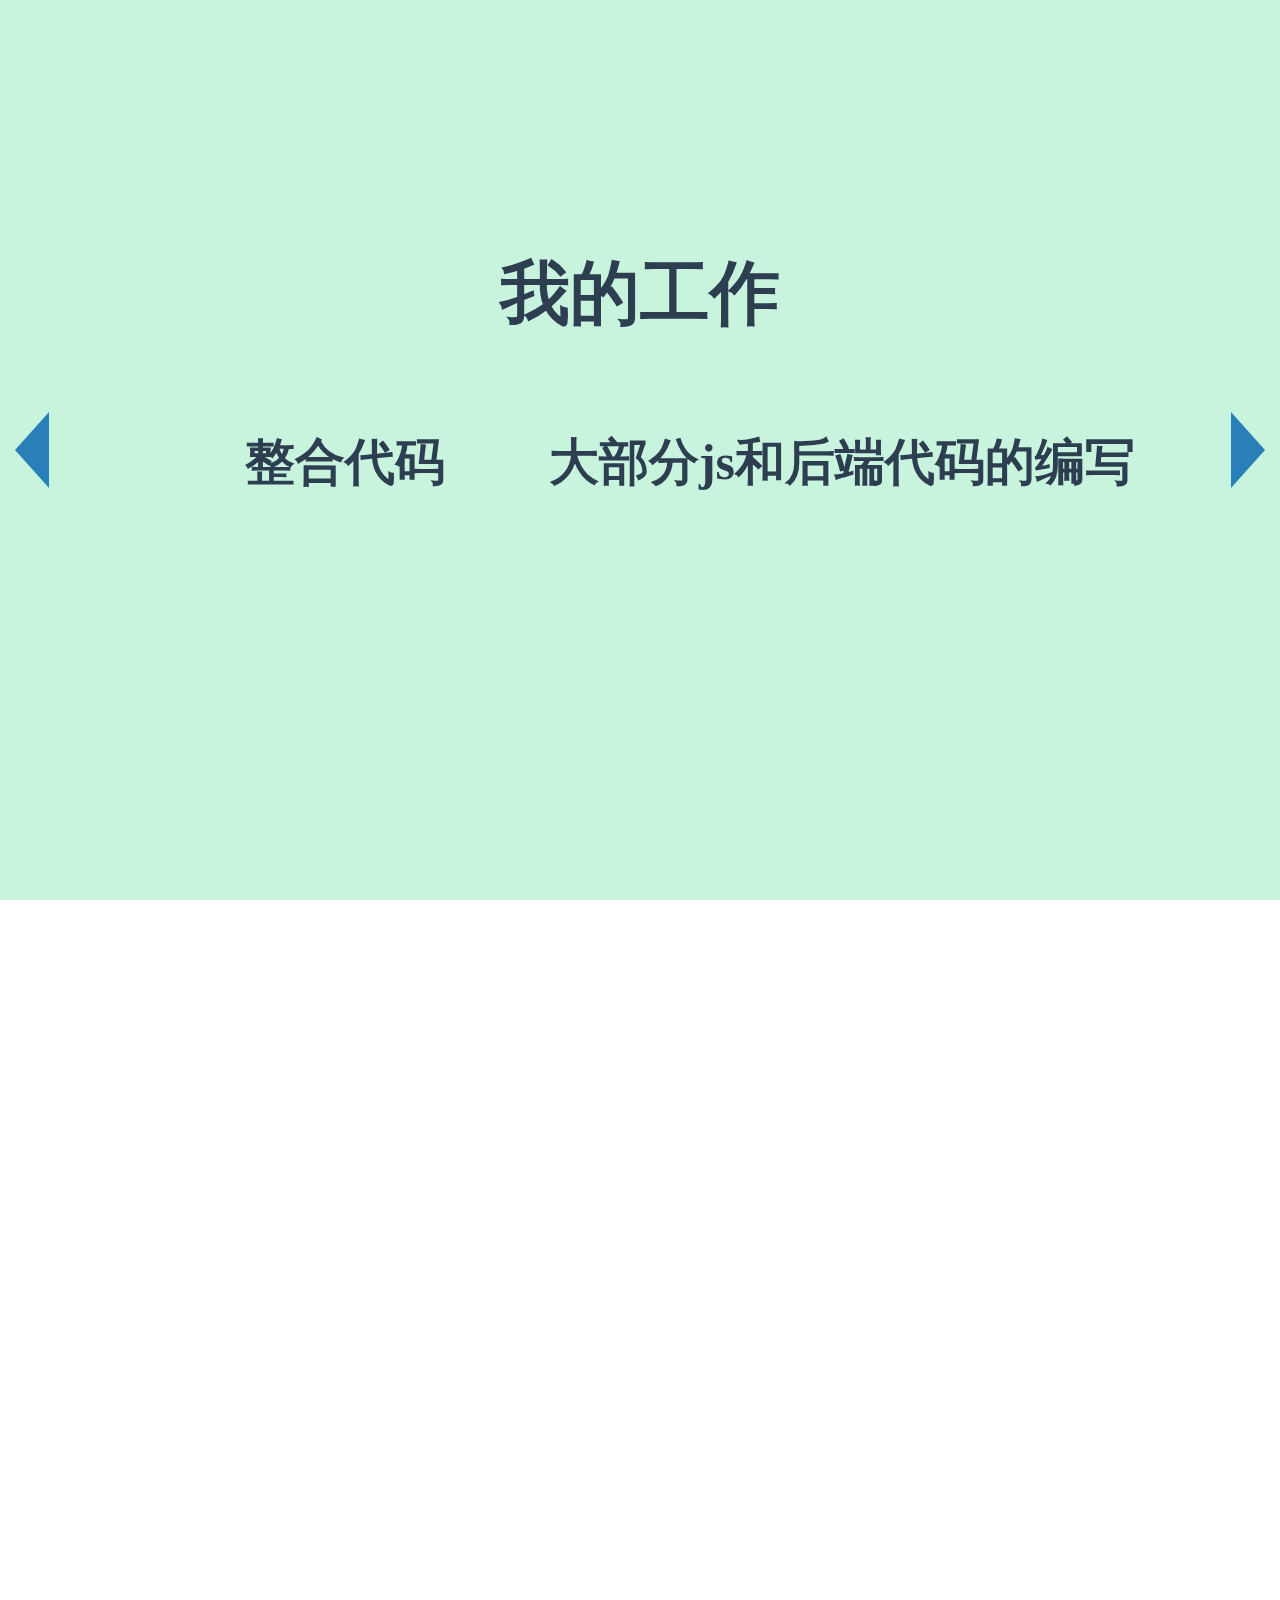
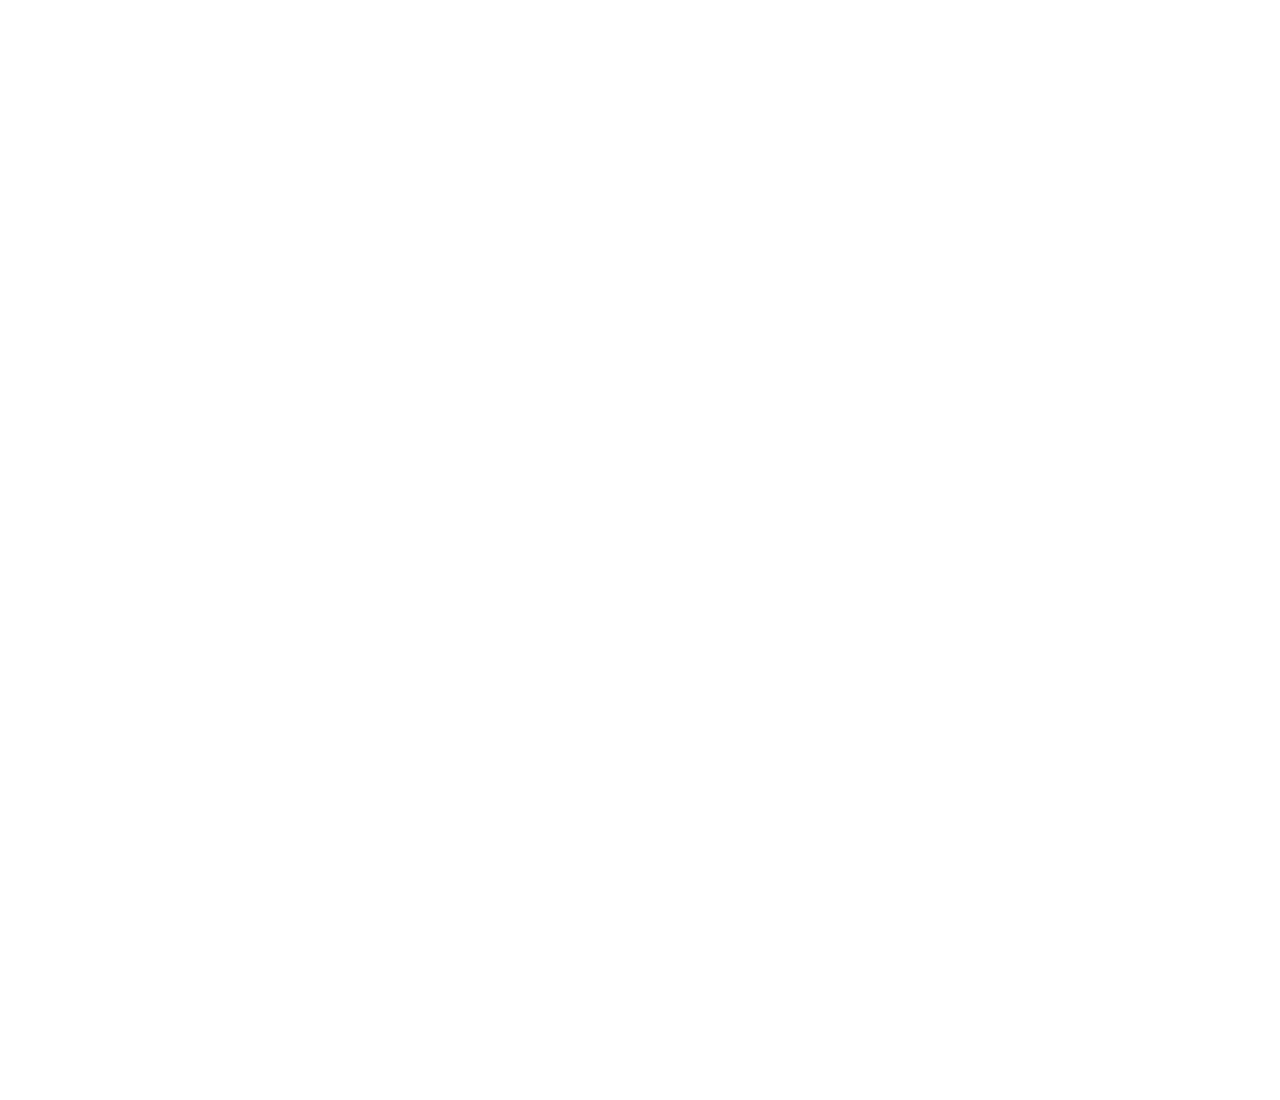
<file: ppt/index.html>
﻿<!DOCTYPE html>
<html>
<head>
	<title>答辩演示</title>
	<link rel="stylesheet" type="text/css" href="CSS/jquery.fullPage.css">
	<link rel="stylesheet" type="text/css" href="CSS/index.css">
</head>
<body>
	<div id='fullpage'>
		<div class="section section-hr">
			<div class="slide slide-1">
				<div class="container">
					<h1>我的工作</h1>
					<h2>整合代码</h2>
					<h2>大部分js和后端代码的编写</h2>
				</div>
				
			</div>
			<div class="slide slide-2">
				<div class="container">
					<h1>事件的捕获和冒泡</h1>
					<h2>鼠标是否在某一标签内？</h2>
					<img src="img/slidehr01.png">
				</div>
			</div>
		</div>
		<div class="section section-tf">
		<div class="slide">
			<div class="image">
				<img src="img/pptHover.jpg" alt="">
			</div>
			<div class="title">
				<span>动态效果的css实现</span>
			</div>
			<div class="solution">
				<code>
				    <pre>
					.change-item .review-wrapper {
					    position: absolute;
					    bottom: 0;
					    left: 0;
					    z-index: 3;
					    width: 234px;
					    height: 0;
					    overflow: hidden;
					    font-size: 12px;
					    background: #ff6700;
					    opacity: 0;
					    -webkit-transition: all .2s linear;
					    transition: all .2s linear;
					}
					.change-item:hover .review-wrapper {
					    opacity: 1;
					    height: 73px;
					}
				</pre>
				</code>
			</div>
		</div>


		<div class="slide">
			<div class="image">
				<img src="img/lazyload.jpg" alt="">
			</div>
			<div class="title">
				<span>惰性加载，提高性能</span>
			</div>
			<div class="solution">
				<code>
				    <pre>if(h >= $(window).scrollTop()&&
   h < ($(window).scrollTop()+$(window).height()/2)){
	i.addClass('preload').addClass('is-visible');
	i.next().addClass('preload').find(".video").attr('preload','auto'),i.hasClass("J_fragmentPerfor");
	l && i.find(".video").length && i.find(".video")[0].play();
        i.next().next().addClass('preload');
}
				</pre>
				</code>
			</div>
		</div>

		</div>




	<div class="section section-yh">
		<div class="slide slide-1">
			<div class="container">
				<h1 class="title">初步完成的效果图</h1>
				<img src="img/pptimg/cart.PNG">
                <img src="img/pptimg/empty.PNG">
			</div>
		</div>
		<div class="slide slide-1">
			<div class="container">
				<h1 class="title">初步完成的js代码</h1>
				<p>命名杂乱</p>
				<p>方法的抽象</p>
			</div>
		</div>
	</div>
</div>







</body>
</html>
<script type="text/javascript" src="LIB/jquery-3.2.1.js"></script>
<script type="text/javascript" src='LIB/jquery.fullPage.js'></script>
<script type="text/javascript" src='LIB/jquery.easings.min.js'></script>
<script type="text/javascript" src='LIB/scrolloverflow.js'></script>
<script type="text/javascript" src='JS/index.js'></script>
</file>
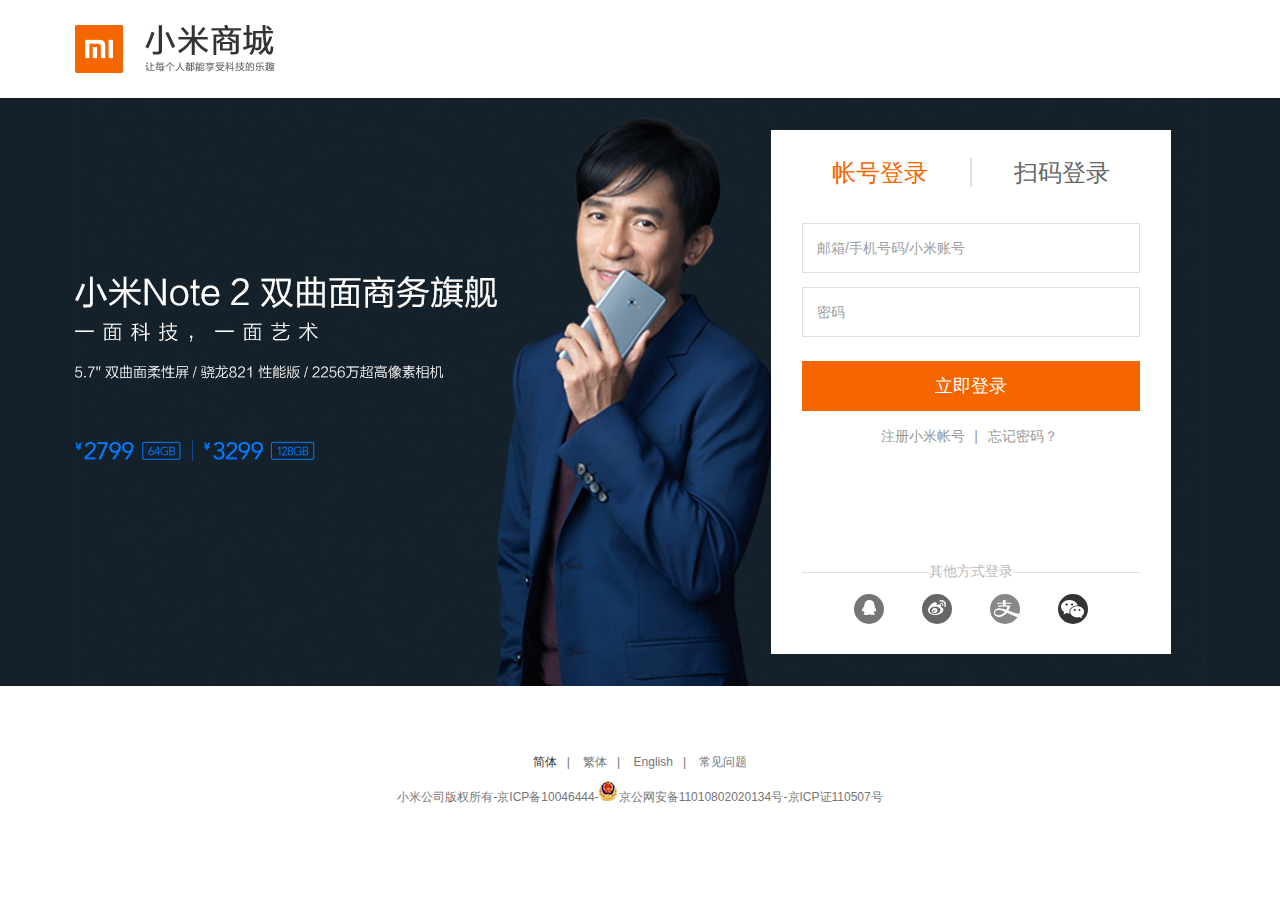
<file: src/MI-user-load.html>
<!DOCTYPE html>
<html>
<head>
<meta charset="utf-8">
<meta http-equiv="X-UA-Compatible" content="IE=edge,chrome=1">
<title>小米帐号 - 登录</title>
<meta name="description" content="">
<meta name="keywords" content="">
<link rel="shortcut icon" href="../img/favicon.ico" >
<link rel="stylesheet" type="text/css" href="../css/MI-user-reset.css">
<link rel="stylesheet" type="text/css" href="../css/MI-user-load.css">

</head>
<body>
    <div class="wrapper">
    	<div class="bgiframe">
    		<iframe id="bgiframe" src="MI-user-wrap.html" frameborder="0" scrolling="no"></iframe>
    	</div>
    	<div class="wrap">
    		<div class="layout_panel">
    			<div class="lbnr"></div>
    			<div class="rbnr"></div>
    			<div class="layout" id="layout">
    				<div class="mainbox" id="login-main">
    					<div class="nav_tabs_panel">
    						<div id="nav-tabs" class="nav_tabs">
    							<a href="javascript:void(0)" class="navtab-link now" >帐号登录</a>
    							<span class="line"></span>
    							<a href="javascript:void(0)" class="navtab-link" >扫码登录</a>
    						</div>
    					</div>
    					<div class="tabs-con tabs_con now" style="display: block;">
    						<div>
    							<div class="login_area">
    								<form id=login-main-form>
    									<div class="loginbox">
    										<div class="lgn_inputbg">
    											<label class="labelbox login_user">
    												
    												<input class="item_account" type="text" name="user" id="username" autocomplete="off" placeholder="邮箱/手机号码/小米账号">
    											</label>
    											<label class="labelbox login_user">
    												<!-- <div class="single_imgarea"></div> -->
    												<input class="item_account" type="password" name="pwd" id="pwd" autocomplete="off" placeholder="密码">
    											</label>
    											<div class="lgncode" id="captcha" style="display: none;">
    												<label class="labelbox code_label">
    													<input type="text" id="captcha-code" class="code" placeholder="请输入图片验证码">
    												</label>
    												<img class="chkcode_img" id="captcha-img" src="../img/code1.jpg" alt="点击可刷新图片验证码">
    											</div>
    											<div class="err_tip" id="error-outcon" style="display: none;">
    												<div class="dis_box">
    													<em class="icon_error"></em>
    													<span class="error-con"></span>
    												</div>

    											</div>
    											<div class="btns_bg">
    												<input 
    												 herf="javascript:void(0)" class="btnadpt btn_orange" id="login-button" type="button" name="submit" value="立即登录">
    											</div>

    											<div class="other_login_type sns-login-container" id="custom_display_16">
    												<fieldset class="oth_type_tit">
    													<legend align="center" class="oth_type_txt">其他方式登录</legend>
    												</fieldset>
    												<div class="oth_type_links">
    													<a href="" class="icon_type btn_qq sns-login-link" title="QQ登录" target="_blank">
    														<i class="btn_sns_icontype icon_default_qq"></i>
    													</a>
    													<a href="" class="icon_type btn_weibo sns-login-link" title="微博登录" target="_blank">
    														<i class="btn_sns_icontype icon_default_weibo"></i>
    													</a>
    													<a href="" class="icon_type btn_alipay sns-login-link" title="支付宝登录" target="_blank">
    														<i class="btn_sns_icontype icon_default_alipay"></i>
    													</a>
    													<a href="" class="icon_type btn_weixin sns-login-link" title="微信登录" target="_blank">
    														<i class="btn_sns_icontype icon_default_weixin"></i>
    													</a>
    												</div>
    											</div>
    										</div>
    									</div>
    								</form>
    							</div>
    							
    						</div>
    						<div class="n_links_area" id="custom_display_64">
    							<a href="MI-user-register.html" class="outer-link">注册小米帐号</a>
    							<span>|</span>
    							<a href="" class="outer-link">忘记密码？</a>
    						</div>
    					</div>
    					<div class="tabs-con tabs_con" style="display: none;">
    						<div class="tab_qrcon">
    							<div class="tab_code_iframe">
    								<img src="../img/load.png"></img>
    							</div>
    							<div class="custom_sub_txt">
    								<p>使用
    									<span>小米商城APP</span>
    									扫一扫
    								</p>
    								<p>请打开「设置 > 小米帐号 > 右上角扫一扫」扫码登录</p>
    							</div>
    						</div>
    					</div>
    				</div>
    			</div>
    		</div>
    	</div>
    </div>
    <div id="custom_display_4" class="n-footer">
    	<div class="nf-link-area clearfix">
    		<ul class="lang-select-list">
    			<li>
    				<a href="" class="lang-select-li current">简体</a>|
				</li>	
				<li>
					<a href="" class="lang-select-li">繁体</a>|
				</li>
				<li>
					<a href="" class="lang-select-li">English</a>|
				</li>
				<li>
					<a href="" class="lang-select-li">常见问题</a>
    			</li>
    		</ul>
    	</div>

    	<p class="nf-intro">
    		<span>小米公司版权所有-京ICP备10046444-
    			<a target="_blank" href="http://www.beian.gov.cn/portal/registerSystemInfo?recordcode=11010802020134">
    				<span>
    					<img src="../img/ghs.png">
    				</span>
    				<span>京公网安备11010802020134号
    				</span>
    			</a>
    			-京ICP证110507号
    		</span>
    	</p>

    </div>
</body>
<script type="text/javascript" src="../lib/jQuery/jquery.js"></script>
<script type="text/javascript" src="../js/MI-user-load.js"></script>
</html>
</file>
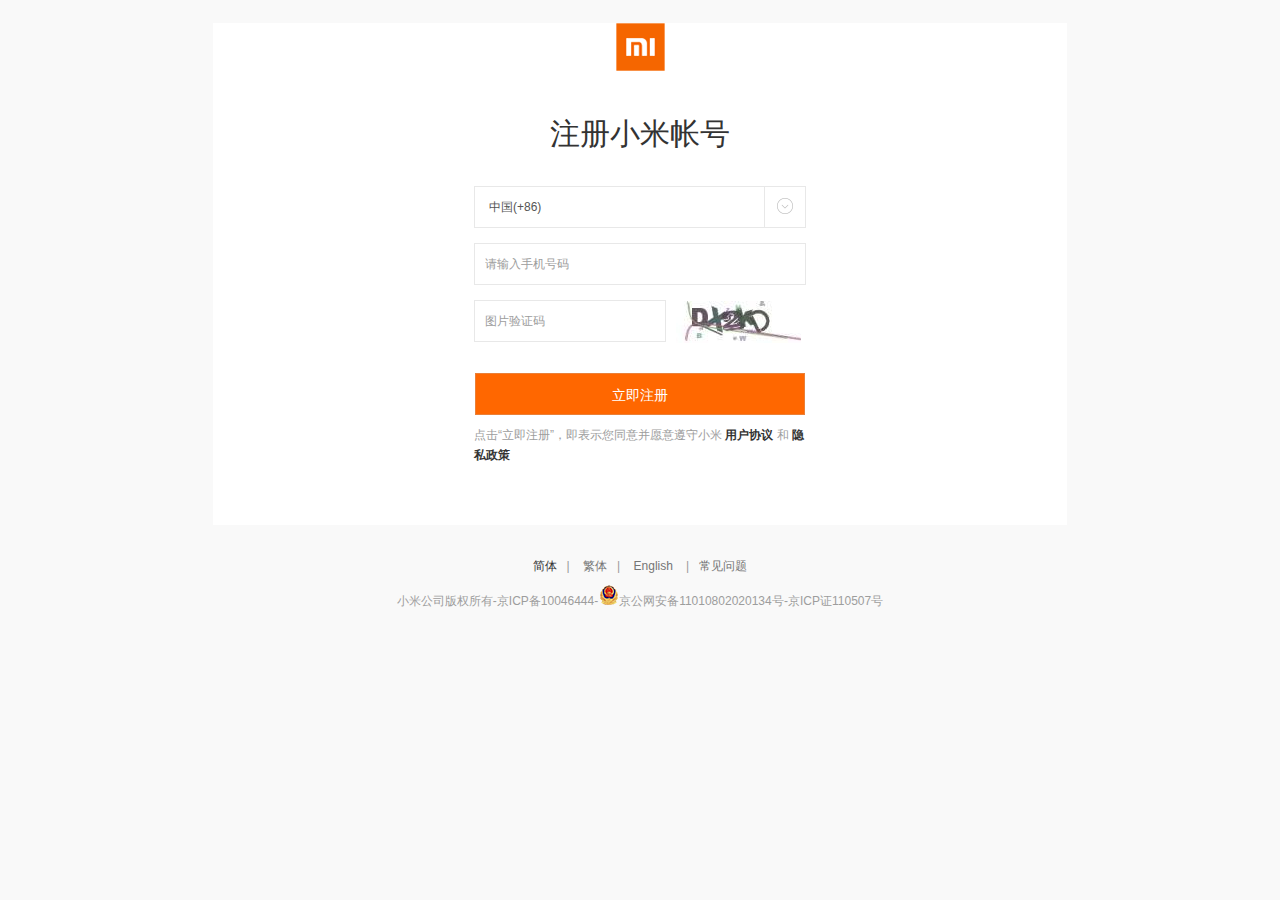
<file: src/MI-user-register.html>
<!DOCTYPE html>
<html>
<head>
<meta charset="utf-8">
<meta http-equiv="X-UA-Compatible" content="IE=edge,chrome=1">
<title>小米帐号 - 注册</title>
<meta name="description" content="">
<meta name="keywords" content="">
<link href="" rel="stylesheet">
<link rel="shortcut icon" href="../img/favicon.ico" >
<link rel="stylesheet" type="text/css" href="../css/MI-user-reset.css">
<link rel="stylesheet" type="text/css" href="../css/MI-user-register.css">
</head>
<body>
    <div class="wrapper">
    	<div class="wrap">
    		<div class="layout">
    			<div class="n-frame device-frame reg_frame" id="main_container">
    				<div class="external_logo_area">
    					<a href="javascript:void(0)" class="milogo"></a>
    				</div>
    				<div class="title-item t_c">
    					<h4 class="title_big30">注册小米帐号</h4>
    				</div>
    				<div class="step1" style="display: block;">
    					<div class="regbox">
    						<div class="phone_step1">
    							<div class="listwrap" id="select-cycode" _region="CN" >
    								<div class="listtit" id="reg-phone-select-cty">
    									<div class="tits display_box">
    										<p id="select-cycode-result">中国(+86)</p>
    										<i class="icon_cirarr"></i>
    									</div>
    								</div>
    							</div>
    							<div class="inputbg">
    								<label class="labelbox">
    									<input id="phonenum" type="tel" name="phone" placeholder="请输入手机号码" >
    								</label>
    							</div>
    							<div class="err_tip" style="display: none;">
    								<div class="dis_box">
    									<em class="icon_error"></em>
    									<span class="numerror_tip">手机号码格式错误</span>
    								</div>
    							</div>
    							<div class="inputbg inputcode">
    								<label class="labelbox">
    									<input type="text" name="icode" class="code" id="codestr" autocomplete="off" placeholder="图片验证码">
    								</label>
    								<img src="" alt="图片验证码" title="看不清换一张" class="icode_image code-image chkcode_img">
    							</div>
    							<div class="err_tip" style="display: none;">
    								<div class="dis_box">
    									<em class="icon_error"></em>
    									<span class="codeerror_tip">请输入图片验证码</span>
    								</div>
    							</div>
    							<div></div>
    							<div class="mar_phone_dis1">
    								<input class="btn332 btn_reg_1 submit-step" type="button" name="submit" value="立即注册">
    								<p class="msg">
    									点击“立即注册”，即表示您同意并愿意遵守小米
    									<a href="" target="_blank" title="用户协议">用户协议</a>
    									和
    									<a href="" target="_blank" title="隐私政策">隐私政策</a>
    								</p>
    							</div>
    						</div>
    					</div>
    				</div>
    				<div class="regbox" style="display: none;">
    					<div class="step2 phone_step2">
    						<div class="step2_text">
    							<p>
    								我们已经发送一条验证短信至
    								<span class="address-place ff6">
    								
    								</span>
    							</p>
    							<p>请输入短信中的验证码</p>
    						</div>
    						<div class="inputbg inputcode">
    							<label class="labelbox wap_resend_label err_laebl">
    								<input type="text" name="ticket" class="resendcode" placeholder="请输入验证码">
    							</label>
    							<span class="remain">
    								<a href="javascript:void(0)" class="color333 send-status">重新发送</a>
    							</span>
    						</div>
    						<div class="err_tip" style="display:none;">
    							<div class="dis_box">
    								<em class="icon_error"></em>
    								<span class="meserror_tip">请输入短信验证码</span>
    							</div>
    						</div>
    						<div class="err_tip send-left-times" style="display: none;">
    						您今天已经发送太多短信，请换个时间或者改用其他号码</div>
    						<div class="mar_phone_dis2">
    							<input type="button" name="submit" class="btn332 btn_reg_1  submit-step" type="button" value="下一步" >
    							<input type="button" name="submit" class="btn332 btn_reg_2  change-view" type="button" value="返回">
    						</div>
    					</div>
    				</div>
                    <div class="regbox" style="display: none;">
                        <div class="step3 phone_step3">
                            <dl>
                                <dt>
                                    <h4>您注册的手机号为
                                        <span class="register-ph-num">
                                        13588222489
                                        </span>
                                    </h4>
                                    <h4>请设置您的密码：</h4>
                                </dt>
                                <dd>
                                    <div class="inputbg">
                                        <label class="labelbox">
                                            <input type="password" name="password" class="set-password" placeholder="请输入密码">
                                        </label>
                                    </div>
                                </dd>
                                <dd>
                                    <div class="inputbg">
                                        <label class="labelbox">
                                            <input type="password" name="repassword" class="repassword" placeholder="请输入确认密码">
                                        </label>
                                    </div>
                                </dd>
                            </dl>
                            <div class="err_tip error-password pwd_tip" style="display: block;">
                                <div class="dis_box">
                                    <em class="icon_error err_icontip"></em>
                                    <span class="err_passtip">密码长度8~16位，数字、字母、字符至少包含两种</span>
                                </div>
                            </div>
                            <div class="mar_phone_dis3">
                                <input type="button" name="" value="提交" class="btn332 btn_reg_1 submit-step">
                            </div>
                        </div>
                    </div>
                    <div class="regbox" style="display: none;">
                        <div class="phone_step4">
                            <div class="t_c n_succ">
                                <img class="dis_none" src="../img/succ.jpg">
                                <h4>注册成功! </h4>
                                <div class="fixed_bot mar_phone_dis4">
                                    <a class="btn332 btn_reg_1 login-redirect"  href="MI-user-load.html">登录</a>
                                </div>
                            </div>
                        </div>
                    </div>
    			</div>
    		</div>
    	</div>
    	
    </div>
    <div id="custom_display_4" class="n-footer">
    	<div class="nf-link-area clearfix">
    		<ul class="lang-select-list">
    			<li>
    				<a href="" class="lang-select-li current">简体</a>|
				</li>	
				<li>
					<a href="" class="lang-select-li">繁体</a>|
				</li>
				<li>
					<a href="" class="lang-select-li english">English</a>|
				</li>
				<li>
					<a href="" class="lang-select-li problem">常见问题</a>
    			</li>
    		</ul>
    	</div>

    	<p class="nf-intro">
    		<span>小米公司版权所有-京ICP备10046444-
    			<a target="_blank" href="http://www.beian.gov.cn/portal/registerSystemInfo?recordcode=11010802020134">
    				<span>
    					<img src="../img/ghs.png">
    				</span>
    				<span>京公网安备11010802020134号
    				</span>
    			</a>
    			-京ICP证110507号
    		</span>
    	</p>

    </div>
</body>
<script type="text/javascript" src="../lib/jQuery/jquery.js"></script>
<script type="text/javascript" src="../js/MI-user-register.js"></script>

</html>
</file>
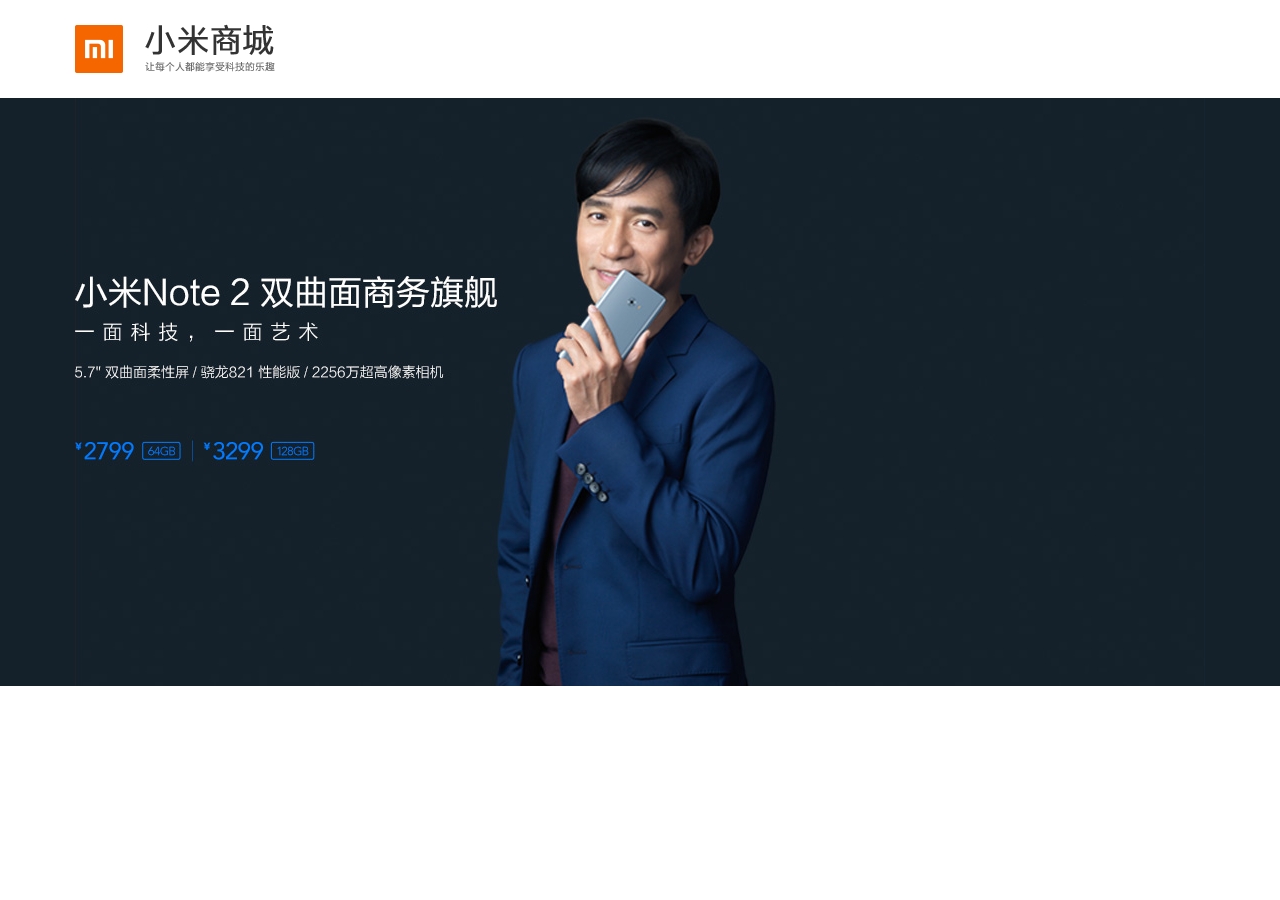
<file: src/MI-user-wrap.html>
<!DOCTYPE html>
<html lang="en">
<head>
	<meta charset="UTF-8">
	<meta name="viewport" content="width=device-width,initial-scale=1.0,minimum-scale=1.0, maximum-scale=1.0,user-scalable=no">
	<title>小米账号 - 登录</title>
	<link rel="shortcut icon" href="../img/favicon.ico" >
	<link rel="stylesheet" type="text/css" href="../css/MI-user-reset.css">
	<link rel="stylesheet" type="text/css" href="../css/MI-user-wrap.css">
</head>
<body>
	<div class="h_panel">
		<div class="h_logo">
			
		</div>
	</div>
	<div class="login_banner_panel">
		<div class="lbnr"></div>
		<div class="rbnr"></div>
		<div class="login_banner"></div>
	</div>
</body>
</html>
</file>
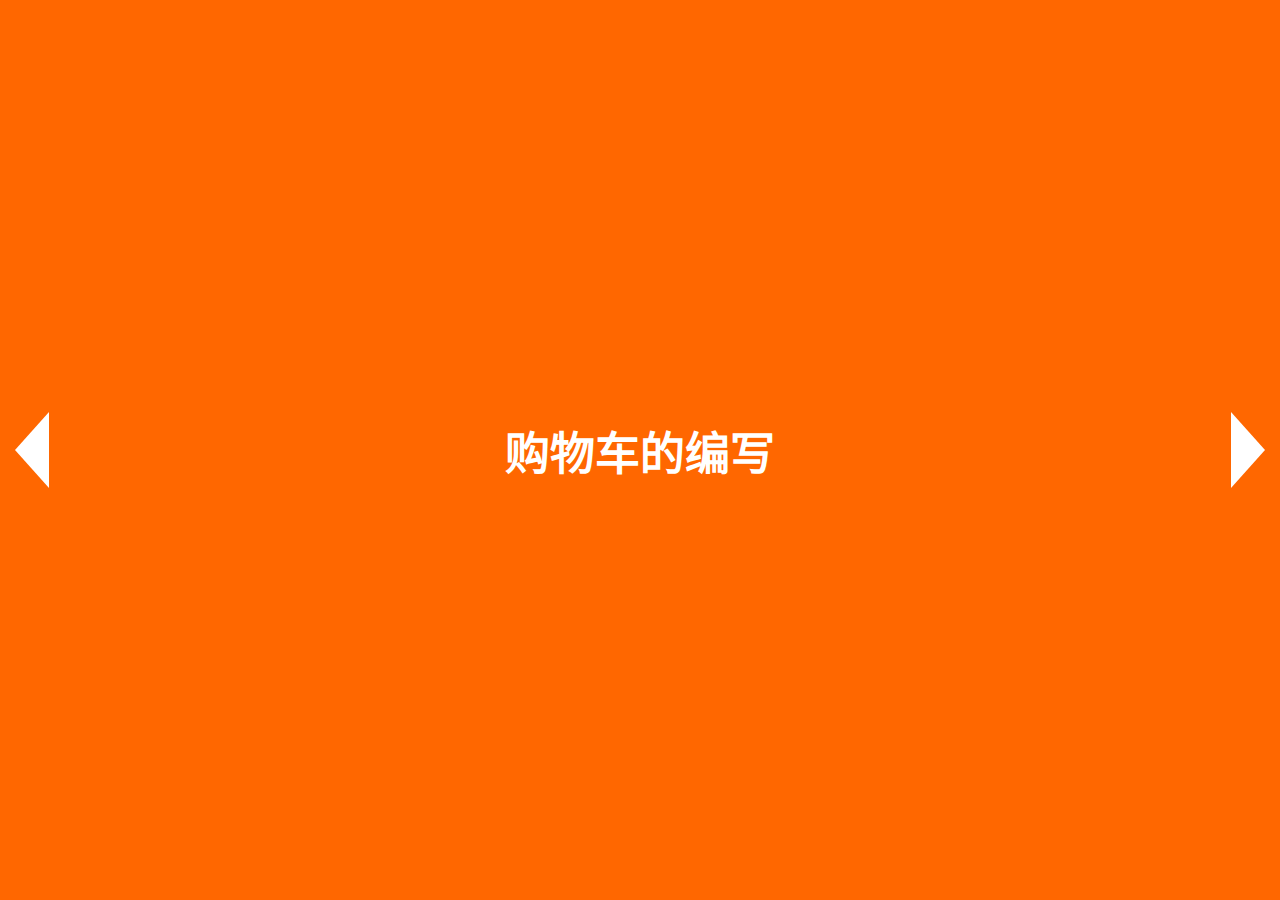
<file: src/yhcjPPT.html>
<!doctype html>
<html lang="zh-CN" xml:lang="zh-CN">
<head>
    <meta charset="UTF-8"/>
    <meta name="viewport" content="width=device-width,initial-scale=1,user-scalable=no"/>
    <meta http-equiv="X-UA-Compatible" content="IE=edge,chrome=1">
    <title>yhcjPPT</title>
    <meta name="description" content="">
    <meta name="keywords" content="">
    <link rel="icon" href="../img/favicon.ico" type="image/x-iocn">
    <link href="" rel="stylesheet">
    
    <link href="../css/yhcjPPT.css" rel="stylesheet">
</head> 
<body> 
   
    <div id="fullpage">
        <div class="section">
            <div class="slide">
                <h1>购物车的编写</h1> 
            </div>
            <div class="slide yhslide_2">
                <h2>完成效果图</h2>
                <div class="slide_2">
                    <img src="../img/pptimg/cart.PNG">
                    <img src="../img/pptimg/empty.PNG">
                </div>
            </div>
            <div class="slide yhslide_3">
                <h2>遇到问题</h2>
                <img src="../img/pptimg/numbar.PNG">
                <div class="info">这个牵涉最多的一个计算量，其中和商品数量的加减，和商品的增删,商品的勾选，以及加购区，推荐商品的增删等等都有关联<br/>1)商品数量加减是在判断商品是否选择的前提下，加减数量才有效<br>2)商品是否勾选的css是动态加载的，这时就会存在逻辑先后问题<br/>3)商品的增删每次都需要调用算总价的函数，比较麻烦并且容易忘记</div>
                <div class="show">
                    <img src="../img/pptimg/numbar_mp.PNG">
                    <img src="../img/pptimg/numbar_del.PNG">
                    <img src="../img/pptimg/numbar_check.PNG">
                    <img src="../img/pptimg/numbar_rb.PNG">
                    <img src="../img/pptimg/numbar_rcd.PNG">
                </div>
            </div>
            <div class="slide yhslide_3">
                <h2>遇到问题</h2>
                <img class="col_img" src="../img/pptimg/del.PNG">
                <img class="row_img" src="../img/pptimg/alert.PNG">
                <div class="info">删除操作<br/>1）当删除商品后购物车页面是否跳转到空购物车<br/>2)删除一些商品后不能构成包邮时需要隐藏（没有实现，在小组中已删除）</div>
            </div>
            <div class="slide yhslide_3">
                <h2>遇到问题</h2>
                <img class="col_img" src="../img/pptimg/goods.PNG">
                <img class="row_img"  src="../img/pptimg/choosegood.PNG"/>
                <div class="info">添加商品操作<br/>1）在加购区和购物车区两者商品动态变化不能动态的绑定在一起，比如删除购物车中的一行，加购区重新恢复<br/>2)选择产品框中一个div会有多个操作绑定，这时一个操作的结果会影响另一些操作</div>
            </div>
            <div class="slide yhslide_3">
                <h2>遇到问题</h2>
                <img class="col_img" src="../img/pptimg/check.PNG">
                <img class="row_img"  src="../img/pptimg/check_empty.PNG"/>
                <div class="info">勾选操作<br/>1）有两种选择框，全选和部分选会相互影响，部分勾选又有两种状态，可点击和不可点击<br/>2）勾选框多种css的变化也让jq中定位和筛选存在困难</div>
            </div>
            <div class="slide yhslide_4">
                <h1>学习总结</h1>
                <h2>css:刚开始模仿网页时，感到手忙脚乱的，一个是因为网页的css是经过整合的，那么有些css不仅仅会在当前的div中使用，还有作用在另外同样效果的div上，另一个是因为许多css之间是通过后台动态加载进来的，不过也是在不断的修以及改自己css代码的时候，也学会了初步的css整合，使得css更加的简洁，前后对比整合过程中都是一次在学习，并且学会阿里图标库的加载等小知识</h2>
                <br/>
                <br/>
                <br/>
                <br/>
                <h2>jq:虽然最后组长没有看懂我的jq代码，但是第一次编写相关性较强的jq也是对自己的一个挑战，对于jq的使用更加的熟练了，后来对比组长和我的jq时，也发现了自己的不足，第一我使用jq的选择器时，使用了许多的parent，childen等间接定位，而不是通过class和id定位，所以会使得他人看我的jq代码时会觉得十分的困难，第二逻辑性不强，重复代码较多，使用了较多的单个点击事件，而不是用一个点击事件绑定一类按钮，这样增加了自己的代码难度，他人看代码时更加困难</h2>
            </div>
            
        </div>
        
    </div>
    
</body>
    <script type="text/javascript" src="../js/jquery-3.2.1.js"></script>
    <link rel="stylesheet" type="text/css" href="../css/javascript.fullPage.css" />
    <script type="text/javascript" src="../js/jquery.fullpage.min.js"></script>
    <script type="text/javascript" src="../js/yhcjPPT.js"></script>
</html>
</file>
<file: ppt/CSS/index.css>
body {
	font-family: "Microsoft YaHei" ! important;
}

#fullpage .section-hr .slide {
	background-color: #C8F4DE;
	color: #2C3E50;
}

.section .container {
	width: 100%;
	height: 100%;
	text-align: center;
}

.section-hr .slide-1 h1 {
	position: relative;
	top: 200px;
	font-size: 70px;
}

.section-hr .slide-1 h2 {
	display: inline-block;
	margin-left: 100px;
	position: relative;
	top: 200px;
	font-size: 50px;
}


.section-hr .slide-2 h1 {
	position: relative;
	top: 150px;
	font-size: 70px;
}
.section-hr .slide-2 h2 {
	display: block;
	position: relative;
	top: 200px;
	font-size: 50px;
}

.section-hr .slide-2 img {
	display: inline-block;;
	position: relative;
	top: 300px;
}

.section-tf {
	background-color: #A4E5D9;
}

.section-tf .title {
    display: inline-block;
    position: relative;
    left: 7%;
}

.section-tf .title span {
    color: white;
    font-size: 40px;
}

.section-tf .image {
    display: inline-block;
    position: relative;
    width: 50%;
    height: 50%;
    left: 5%;
    top: 100px;
    overflow: hidden;
}

.section-tf .image img {
    display: inline-block;
    height: 100%;
}


.section-tf .solution {
    display: inline-block;
    position: relative;
    width: 90%;
    height: 30%;
    top: 100px;
    left: 5%;
    background-color: #fff;
    color: black;
    overflow: auto;
}


.section-tf .solution pre {
    font-size: 20px;
}

.section-yh {
	background-color: #66C6BA;
}

.section-yh .slide-1 h1 {
	position: relative;
	top: 200px;
	font-size: 50px;
	color: #E3E3E3;
}

.section-yh .slide-1 img {
	position: relative;
	top: 205px;
    margin-left: 20px;
    max-width: 1400px;
    min-width: 50px;
    width: 547px;
    height: 334px;
}

.section-yh .slide-1 p {
	display: inline-block;
	margin-right: 50px;
	margin-left: 20px;
	position: relative;
	top: 220px;
	font-size: 50px;
	color: #E3E3E3;
}
</file>
<file: css/MI-user-load.css>
@charset "UTF-8";
/**
 * 
 * @authors Your Name (you@example.org)
 * @date    2017-05-19 10:17:06
 * @version $Id$
 */

.wrapper{
	width: 100%;
	height: auto;
	display: block;
	min-height: auto;
}

.bgiframe{
	width: 100%;
	height: 100%;
	position: absolute;
	display: block;
}

#bgiframe{
	width: 100%;
	height: 686px;
	border-style: inset;
	border-top-width: 0px;
    border-right-width: 0px;
    border-bottom-width: 0px;
    border-left-width: 0px;

    display: block;
}

.wrap{
	padding-bottom: 0;
	position: relative;
}

.layout_panel{
	padding-top: 130px;
	width: 1130px;
	margin-top: 0px;
    margin-right: 0px;
    margin-bottom: 0px;
    margin-left: auto;
}

.layout{
	width: 400px;
	min-height: 524px;
	margin-bottom: 0;
	margin-right:0;
	margin-left: 621px;
	font-size: 14px;
	background-color: #fff;
	position: relative;
}



/*@media only screen and (max-height: 850px)
{
	.layout{
		
		min-height: 480px;
	}

}*/


.n-footer{
	height: 80px;
	text-align: center;
	background: #fff;
	margin-top: 100px;
	position: relative;
}

.nf-link-area{
	text-align: center;
	
}

.lang-select-list{
	list-style: none;
}

.lang-select-list li{
	display: inline;
	color: #757575;
}

.lang-select-li{
	padding: 10px;
	color: #757575;

}

.lang-select-li:hover{
	color: #333;
}

.current{
	color: #333;
}

.clearfix:after{
	display: block;
    content: "\20";
    height: 0;
    clear: both;
    overflow: hidden;
    visibility: hidden;
}

.nf-intro{
	padding: 10px;
	margin:0;
}

.nf-intro span{
	color: #757575;
}

.nf-intro a{
	color: #757575;
	outline: 0 none;
	border: 0 none;
	/*-webkit-appearance: none;*/
	margin-right:-3px;
}

.nf-intro img{
	border: 0;
	margin-left: -4px;
	margin-right: -0.23em;

}

.mainbox{
	padding-bottom: 0;
	font-size: 14px;
}

.nav_tabs{
	padding: 27px 0 24px;
	text-align: center;
	font-size: 24px;
	color: #e0e0e0;
	margin:0;
}


.line{
	padding: 0;
	width: 1px;
	height: 24px;
	margin: 0 42px 0 36px;
	border:1px solid #e0e0e0;
}

.navtab-link{
	color: #666;
}

.navtab-link:hover{
	color: #f56600;
}
.now {
	color: #f56600;
}

.login_area{
	 width: 338px;
	 padding-bottom: 0;
	 margin: 0 auto;
}

.loginbox{
	position: relative;
}

.lgn_inputbg{
	position: relative;
}

.login_user{
	margin-top: 10px;
	margin-bottom: 14px;
	border:1px solid #e0e0e0;
	cursor: default;
	outline: 0 none;
    display: -webkit-box;

}

input::-webkit-input-placeholder{
	color: #9D9D9D;
}

.labelbox input{
	width: 306px;
	height: 22px;
	line-height: 22px;
	padding: 13px 16px 13px 14px;
	display: block;
}

.err_tip{
	color: #f56600;
	margin-bottom: 5px;
	line-height: 20px;
	font-size: 14px;
}

.icon_error{
	width: 14px;
	height: 14px;
	margin:-1px 5px 0 0;
	overflow: hidden;
	display: inline-block;
	vertical-align: middle;
	background: url(../img/sprite_login.gif) no-repeat;
	background-position: 0 -69px;
}

.error-con span{
	vertical-align: middle;
	color: #f56600;
}

.lgncode{
	padding-bottom: 0;
	margin-bottom: 14px;
}

.code_label{
	width: 200px;
	float: left;
	margin-bottom: 0;
	border: 1px solid #e0e0e0;
	cursor: default;
}

.chkcode_img{
	margin-left: 10px;
	cursor: pointer;
}

.btn_orange{
	margin-top: 10px;
	background-color: #f56600;
	font-size: 18px;
}

.btnadpt{
	width: 100%;
	height: 50px;
	line-height: 50px;
	margin-bottom: 14px;
	text-align: center;
	color: #fff;
	cursor: pointer;
}



.other_login_type{
	position: absolute;
	top: 340px;
	width: 100%;
}

.oth_type_tit{
	border-top: 1px solid #e0e0e0;
	padding-top: 10px;
}

.oth_type_txt{
	color: #bbb;
	font-size: 14px;
	margin:0 auto;
	text-align: center;
}

.oth_type_links{
	padding-top: 3px;
	text-align: center;
}

.icon_type{
	margin: 0 17px 0 17px;
	width: 30px;
	height: 30px;
	border-radius: 50%;
	display: inline-block;
}

.btn_qq{
	background-color: #757575;
}

.btn_qq:hover{
	background-color: #0288d1;
}

.btn_sns_icontype{
	display: block;
	margin:4px auto 0;
	background: url(../img/icons_type.png);
	width: 18px;
	height: 18px;
	vertical-align: middle;
}

.icon_default_qq{
	background-position: -19px 0;
}

.btn_weibo{
	background-color: #666666;
}

.btn_weibo:hover{
	background-color: #d32f2f;
}

.icon_default_weibo{
	background-position: -38px 0;
}


.btn_alipay{
	background-color: #888888;
}

.btn_alipay:hover{
	background-color: #0ae;
}

.icon_default_alipay{
	margin-top: 6px;
	margin-left: 4px;
	background-position: -57px 0;
	width: 25px;
}

.btn_weixin{
	background-color: #333;
}

.btn_weixin:hover{
	background-color: #00d20d;
}

.icon_default_weixin{
	margin-top: 6px;
	background-position: -84px 0;
	width: 23px;
}

.tab_qrcon{
	text-align: center;
	padding-top: 78px;
}

.custom_sub_txt{
	padding-top: 14px;
	padding-right: 1px;
	font-size: 14px;
	text-align: center;
	color: #757575;
}

.custom_sub_txt span{
	padding: 0 1px 0 1px;
	color: #ff6700;
}


.n_links_area{
	margin-top: 3px;
	padding-top: 0;
	padding-right: 4px;
	text-align: center;
	font-size: 14px;
}

.n_links_area a{
	color: #999;
	padding: 0 5px 0 6px;
}

.n_links_area span{
	color: #999;
	font-size: 14px;
}
</file>
<file: css/MI-user-register.css>
@charset "UTF-8";
/**
 * 
 * @authors Your Name (you@example.org)
 * @date    2017-05-25 16:37:27
 * @version $Id$
 */
body{
	background: #f9f9f9;
	overflow-y: auto;
	height: 100%;
}

.wrapper{
	width: 100%;
    min-height: 100%;
    height: auto;
    display: -webkit-box;
    -webkit-box-align: center;
    -webkit-box-pack: center;
    margin-top: 23px;
}


.wrap{

	padding-bottom: 80px;
}

.layout{
	width: 854px;
	margin: 0 auto;
	padding-bottom: 10px;
}

.device-frame{
	border: none;
	padding-top: 0;
}

.n-frame{
	background: #fff;
	padding: 0 34px 30px 34px;

}

.external_logo_area{
	padding-bottom: 40px;
	display: block;
}

.milogo{
	width: 49px;
	height: 48px;
	margin: 0 auto;
	display: block;
	cursor: default;
	-webkit-appearance: none;
	background-image: url(../img/milogo.png);
}



.t_c{
	text-align: center;
}

.title_big30{
	font-size: 30px;
	font-weight: normal;
	color: #333;
	line-height: 1.5;
}

.regbox{
	width: 332px;
	padding: 30px 0;
	line-height: 20px;
	margin: 0 auto;
}

.listwrap{
	margin-bottom: 15px;
	position: relative;
}

.tits{
	height: 40px;
	padding-left: 14px;
	line-height: 40px;
	display: inline-block;
	vertical-align: middle;
	border: 1px solid #e8e8e8;
	color: #555;
	cursor: pointer;
}

.tits p{
	float: left;
	width: 275px;
	border-right: 1px solid #e8e8e8;
	cursor: pointer;
}

.icon_cirarr{
	float: right;
	background: url(../img/icon_user.png);
	width: 16px;
	height: 16px;
	margin: 11px 12px 0 12px;
}

.labelbox input::-webkit-input-placeholder{
	color: #9D9D9D;
}

.labelbox .code{
	width: 170px;
}


.chkcode_img{
	margin-left: 7px;
	vertical-align: middle;
	cursor: pointer;
}

.btn_reg_1{
	background-color: #ff6700;
	margin-top: 15px;
	border: 1px solid rgba(186,186,186,0.3);
	color: #fff;
}

.btn332{
	width: 330px;
	height: 44px;
	margin: 0 auto;
	line-height: 44px;
	text-align: center;
	font-size: 14px;
	display: block;
	cursor: pointer;
	overflow: hidden;
	margin-top: 15px;
}

.msg{
	margin-top: 10px;
	color: #9d9d9d;
}

.msg a{
	color: #333;
	font-weight: bold;
}

.inputbg{
	padding-bottom: 15px;
}

.labelbox{
	height: 40px;
	line-height: 40px;
	display: inline-block;
	border: 1px solid #e8e8e8;
}

.labelbox input{
	width: 310px;
	height: 20px;
	line-height: 20px;
	padding: 10px;
	display: inline-block;
}


.n-footer{
	height: 40px;
	text-align: center;
	background-color: #f9f9f9;
	margin-top:-80px;
	position: absolute;
	top: 638px; left: 0; bottom: 0; right: 0;  
}

.nf-link-area{
	text-align: center;
	
}

.nf-link-area a{
	text-align: center;
	padding: 0 10px;
}

.lang-select-list{
	list-style: none;
}

.lang-select-list li{
	margin: 0;
	padding: 0;
	display: inline-block;
	color: #999;
}

.lang-select-li{
	color: #757575;

}

.lang-select-li.english{
	padding-right: 13px;
}

.lang-select-li.problem{
	padding-left: 7px;
}

.lang-select-li:hover{
	color: #333;
}

.current{
	color: #333;
}

.clearfix:after{
	display: block;
    content: "\20";
    height: 0;
    clear: both;
    overflow: hidden;
    visibility: hidden;
}

.nf-intro{
	padding: 10px;
	margin:0;
}

.nf-intro span{
	color: #9d9d9d;
}

.nf-intro a{
	color: #757575;
	outline: 0 none;
	border: 0 none;
	/*-webkit-appearance: none;*/
	margin-right:-3px;
}

.nf-intro img{
	border: 0;
	margin-left: -3px;
	margin-right: -0.23em;

}

/*报错信息css部分*/
.err_tip{
	margin-top: -8px;
	margin-bottom: 5px;
	line-height: 20px;
	font-size: 14px;
	color: #ff6700;
}

.err_tip span{
	vertical-align: middle;
}

.icon_error{
	width: 14px;
	height: 14px;
	margin:-1px 1px 0 0;
	overflow: hidden;
	display: inline-block;
	vertical-align: middle;
	background: url(../img/sprite_login.gif) no-repeat;
    background-position: 0 -69px;
	line-height: 20px;
}

.step2{
	padding-top: 20px;
}

.step2_text{
	padding-bottom: 10px;
	color: #666;
}

.address-place{
	color: #ff6700;
}

.step2_text p{
	padding-bottom: 10px;
}

.inputbg .imputcode{
	width: 450px;
}

.inputcode .resendcode{
	width: 190px;
	max-width: 260px;
}

.remain{
	margin-left: 8px;
	vertical-align: middle;
	display: inline-block;
	height: 40px;
	line-height: 40px;
	border: 1px solid #e8e8e8;
}

.inputbg .remain a{
	max-width: 220px;
	white-space: nowrap;
	overflow: hidden;
	text-overflow: ellipsis;
	color: #000;
	cursor: pointer;
	padding:0 10px;
	display: block;
}

.phone_step2 .err_tip{
	margin-bottom: 10px;
}

.verify-unavailable{
	color: #666;
}

.verify-unavailable a{
	color: #46639c;
	margin-left: -0.26em;
}

.icon_qst{
	background: url(../img/icon_tip.png);
	background-position: -13px -15px;
	width: 14px;
	height: 14px;
	margin-right: 1.5px;
	margin-top: -3px;
	overflow: hidden;
	display: inline-block;
	vertical-align: middle;
	
}

.btn_reg_1{
	background-color: #ff6700;
	margin-top: 15px;
	border: 1px solid rgba(186,186,186,0.3);
	color: #fff;
	height: 42px;
	line-height: 42px;
}

.btn_reg_2 {
    background: #fff;
    margin-top: 10px;
    border: 1px solid #ddd;
    color: #7c7c7c;
    height: 42px;
	line-height: 5px;
}

.btn_reg_1:hover{
	background-color: #ff936a;
}

.btn_reg_2:hover{
	color: #333;
}


.remain:hover{
	background-color: #ececec;
	color: #757575;
}

.color333.send-status:hover{
	color: #757575;
}

.step3 dt{
	margin:15px 0;
}

.regbox h4{
	font-size: 14px;
	color: #666;
}

.n_succ img{
	width: 68px;
	height: 68px;
	margin:58px 0 14px;
}

.fixed_bot{
	margin:45px auto 30px;
}
</file>
<file: css/MI-user-wrap.css>
@charset "UTF-8";
/**
 * 
 * @authors Your Name (you@example.org)
 * @date    2017-05-18 16:00:52
 * @version $Id$
 */

.h_panel,.login_banner{
	width: 1130px;
	margin:0 auto;
}

.h_logo{
	width: 200px;
	height: 98px;
	background: url(../img/mistore_logo.png);
	background-repeat: no-repeat;
}

.login_banner_panel{
	width: 100%;
	min-height: 588px;
	position: absolute;
	left:0;
	top:98px;
	
}

.lbnr{
	background-color: #14212B;
	left: 0;
}

.rbnr{
	background-color: #14212B;
	left: 50%;
}

.lbnr,.rbnr{
	width: 50%;
	height: 100%;
	position: absolute;
}

.login_banner{
	height: 588px;
	background: url(../img/banner.jpg) no-repeat top center;
    position: relative;
}

.n-footer{
	height: 80px;
	text-align: center;
	margin-top: 100px;
	background:#fff;
	position: relative;
	color: #757575;
}
</file>
<file: css/yhcjPPT.css>
body {
    background-color: #fff;
    color: #fff;
}
h1 {
    text-align: center;
    font-size: 45px; 
}
h2 {
    text-align: center;
    font-size: 30px;
}
img {
    margin-left: 20px;
    max-width: 1400px;
    min-width: 50px;
    
}
div[classs^='yhslide_'] {
    display: flex;
    flex-direction: column;
    justify-content: center;
}
/**********************slide2*********************************/
.slide_2 {
    display: flex;
    flex-direction: row;
    justify-content: center;
}
.yhslide_2 img {
    width: 547px;
    height: 334px;
}
/**********************slide3*********************************/
.yhslide_3 h2 { 
    display: block;
    position: absolute;
    margin-left: 50px;
    top: 50px;
}
.yhslide_3 img {
    display: block;
    position: absolute;
    top: 150px;
    margin-left: 80px;
}
.info {
    text-align: center;
    font-size: 16px;
}
.col_img {
    position: relative;
    width: 200px;
    height: 600px;
}
.row_img {
    position: relative;
    padding-left: 250px;
    width: 1000px;
    height: 125px;
}
/**********************slide4********************************/
.yhslide_4 h2 {
    text-align: left;
    text-indent: 2em;
}
</file>
<file: css/javascript.fullPage.css>
/**
 * fullPage Pure Javascript v.0.0.9 (Alpha) - Not support given until Beta version.
 * https://github.com/alvarotrigo/fullPage.js
 * MIT licensed
 *
 * Copyright (C) 2013 alvarotrigo.com - A project by Alvaro Trigo
 */
html.fp-enabled,
.fp-enabled body {
    margin: 0;
    padding: 0;
    overflow:hidden;

    /*Avoid flicker on slides transitions for mobile phones #336 */
    -webkit-tap-highlight-color: rgba(0,0,0,0);
}
#superContainer {
    height: 100%;
    position: relative;

    /* Touch detection for Windows 8 */
    -ms-touch-action: none;

    /* IE 11 on Windows Phone 8.1*/
    touch-action: none;
}
.fp-section {
    position: relative;
    -webkit-box-sizing: border-box; /* Safari<=5 Android<=3 */
    -moz-box-sizing: border-box; /* <=28 */
    box-sizing: border-box;
    height:100%;
}
.fp-slide {
    float: left;
}
.fp-slide, .fp-slidesContainer {
    height: 100%;
    display: block;
}
.fp-slides {
    z-index:1;
    height: 100%;
    overflow: hidden;
    position: relative;
    -webkit-transition: all 0.3s ease-out; /* Safari<=6 Android<=4.3 */
    transition: all 0.3s ease-out;
}
.fp-section.fp-table, .fp-slide.fp-table {
    display: table;
    table-layout:fixed;
    width: 100%;
    height:100%;
}
.fp-tableCell {
    display: table-cell;
    vertical-align: middle;
    width: 100%;
    height: 100%;
}
.fp-slidesContainer {
    float: left;
    position: relative;
}
.fp-controlArrow {
    position: absolute;
    z-index: 4;
    top: 50%;
    cursor: pointer;
    width: 0;
    height: 0;
    border-style: solid;
    margin-top: -38px;
}
.fp-controlArrow.fp-prev {
    left: 15px;
    width: 0;
    border-width: 38.5px 34px 38.5px 0;
    border-color: transparent #fff transparent transparent;
}
.fp-controlArrow.fp-next {
    right: 15px;
    border-width: 38.5px 0 38.5px 34px;
    border-color: transparent transparent transparent #fff;
}
.fp-scrollable {
    overflow: scroll;

}
.fp-notransition {
    -webkit-transition: none !important;
    transition: none !important;
}
#fp-nav {
    position: fixed;
    z-index: 100;
    margin-top: -32px;
    top: 50%;
    opacity: 1;
}
#fp-nav.right {
    right: 17px;
}
#fp-nav.left {
    left: 17px;
}
.fp-slidesNav{
    position: absolute;
    z-index: 4;
    left: 50%;
    opacity: 1;
}
.fp-slidesNav.bottom {
    bottom: 17px;
}
.fp-slidesNav.top {
    top: 17px;
}
#fp-nav ul,
.fp-slidesNav ul {
  margin: 0;
  padding: 0;
}
#fp-nav ul li,
.fp-slidesNav ul li {
    display: block;
    width: 14px;
    height: 13px;
    margin: 7px;
    position:relative;
}
.fp-slidesNav ul li {
    display: inline-block;
}
#fp-nav ul li a,
.fp-slidesNav ul li a {
    display: block;
    position: relative;
    z-index: 1;
    width: 100%;
    height: 100%;
    cursor: pointer;
    text-decoration: none;
}
#fp-nav ul li a.active span,
.fp-slidesNav ul li a.active span,
#fp-nav ul li:hover a.active span,
.fp-slidesNav ul li:hover a.active span{
    height: 12px;
    width: 12px;
    margin: -6px 0 0 -6px;
    border-radius: 100%;
}
#fp-nav ul li a span,
.fp-slidesNav ul li a span {
    border-radius: 50%;
    position: absolute;
    z-index: 1;
    height: 4px;
    width: 4px;
    border: 0;
    background: #333;
    left: 50%;
    top: 50%;
    margin: -2px 0 0 -2px;
    -webkit-transition: all 0.1s ease-in-out;
    -moz-transition: all 0.1s ease-in-out;
    -o-transition: all 0.1s ease-in-out;
    transition: all 0.1s ease-in-out;
}
#fp-nav ul li .fp-tooltip {
    position: absolute;
    top: -2px;
    color: #fff;
    font-size: 14px;
    font-family: arial, helvetica, sans-serif;
    white-space: nowrap;
    max-width: 220px;
    overflow: hidden;
    display: block;
    opacity: 0;
    width: 0;
}
#fp-nav ul li:hover .fp-tooltip,
#fp-nav.fp-show-active a.active + .fp-tooltip{
    -webkit-transition: opacity 0.2s ease-in;
    transition: opacity 0.2s ease-in;
    width: auto;
    opacity: 1;
}
#fp-nav ul li .fp-tooltip.right {
    right: 20px;
}
#fp-nav ul li .fp-tooltip.left {
    left: 20px;
}
</file>
